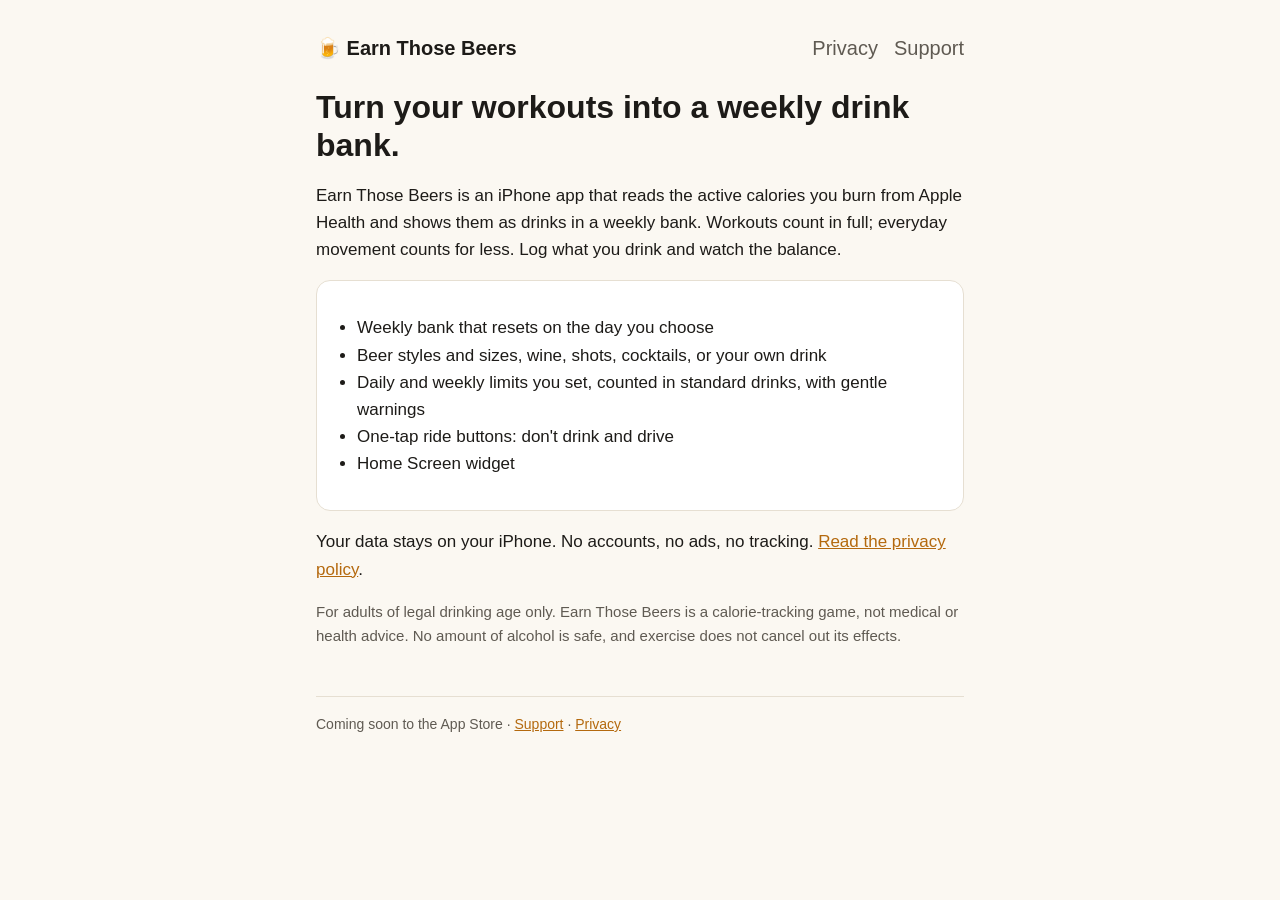
<file: index.html>
<!doctype html>
<html lang="en">
<head>
<meta charset="utf-8">
<meta name="viewport" content="width=device-width, initial-scale=1">
<title>Earn Those Beers</title>
<meta name="description" content="Turn your workouts into a weekly drink bank. An iPhone app that reads your active calories from Apple Health.">
<link rel="stylesheet" href="style.css">
</head>
<body>
<main>
<header><a href="./">🍺 Earn Those Beers</a><nav><a href="privacy/">Privacy</a><a href="support/">Support</a></nav></header>

<h1>Turn your workouts into a weekly drink bank.</h1>
<p>Earn Those Beers is an iPhone app that reads the active calories you burn from Apple Health and shows them as drinks in a weekly bank. Workouts count in full; everyday movement counts for less. Log what you drink and watch the balance.</p>

<div class="card">
<ul>
<li>Weekly bank that resets on the day you choose</li>
<li>Beer styles and sizes, wine, shots, cocktails, or your own drink</li>
<li>Daily and weekly limits you set, counted in standard drinks, with gentle warnings</li>
<li>One-tap ride buttons: don't drink and drive</li>
<li>Home Screen widget</li>
</ul>
</div>

<p>Your data stays on your iPhone. No accounts, no ads, no tracking. <a href="privacy/">Read the privacy policy</a>.</p>

<p class="muted">For adults of legal drinking age only. Earn Those Beers is a calorie-tracking game, not medical or health advice. No amount of alcohol is safe, and exercise does not cancel out its effects.</p>

<footer>Coming soon to the App Store · <a href="support/">Support</a> · <a href="privacy/">Privacy</a></footer>
</main>
</body>
</html>
</file>
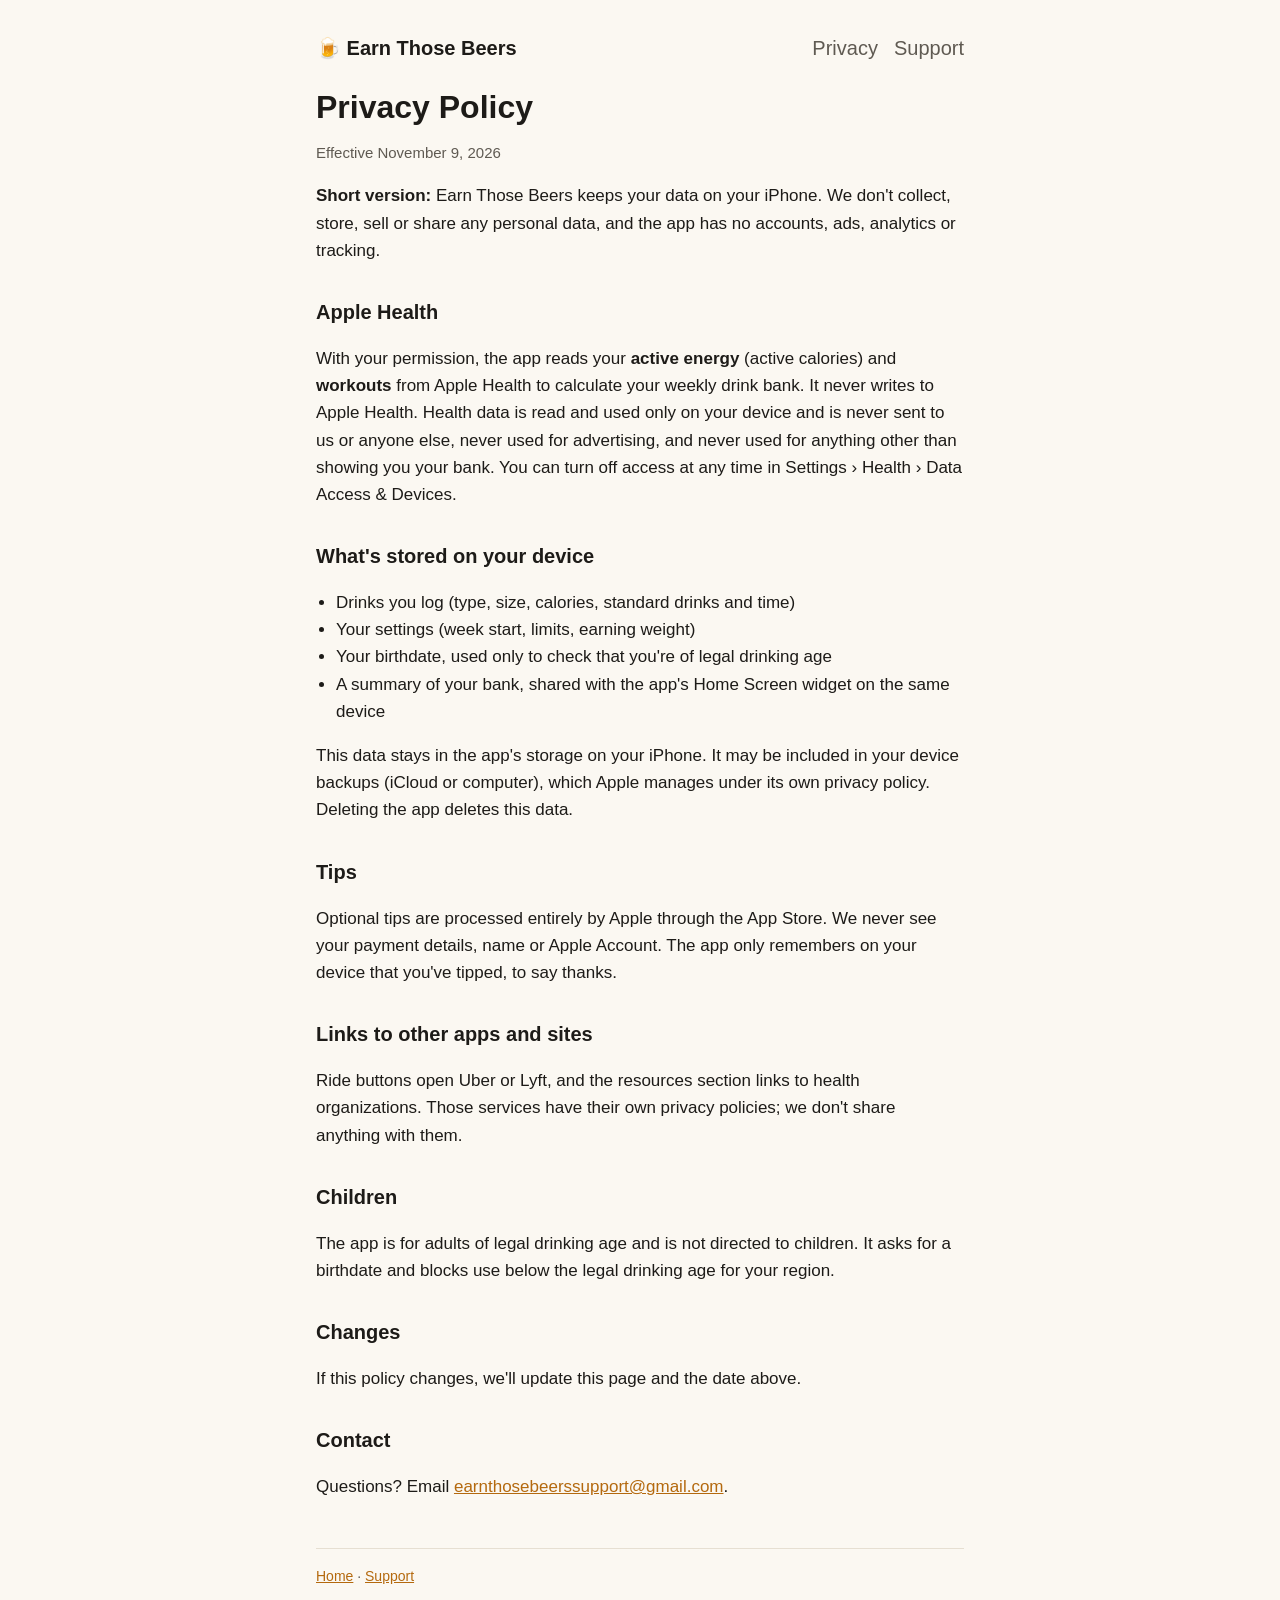
<file: privacy/index.html>
<!doctype html>
<html lang="en">
<head>
<meta charset="utf-8">
<meta name="viewport" content="width=device-width, initial-scale=1">
<title>Privacy Policy · Earn Those Beers</title>
<link rel="stylesheet" href="../style.css">
</head>
<body>
<main>
<header><a href="../">🍺 Earn Those Beers</a><nav><a href="../privacy/">Privacy</a><a href="../support/">Support</a></nav></header>

<h1>Privacy Policy</h1>
<p class="muted">Effective November 9, 2026</p>

<p><strong>Short version:</strong> Earn Those Beers keeps your data on your iPhone. We don't collect, store, sell or share any personal data, and the app has no accounts, ads, analytics or tracking.</p>

<h2>Apple Health</h2>
<p>With your permission, the app reads your <strong>active energy</strong> (active calories) and <strong>workouts</strong> from Apple Health to calculate your weekly drink bank. It never writes to Apple Health. Health data is read and used only on your device and is never sent to us or anyone else, never used for advertising, and never used for anything other than showing you your bank. You can turn off access at any time in Settings › Health › Data Access & Devices.</p>

<h2>What's stored on your device</h2>
<ul>
<li>Drinks you log (type, size, calories, standard drinks and time)</li>
<li>Your settings (week start, limits, earning weight)</li>
<li>Your birthdate, used only to check that you're of legal drinking age</li>
<li>A summary of your bank, shared with the app's Home Screen widget on the same device</li>
</ul>
<p>This data stays in the app's storage on your iPhone. It may be included in your device backups (iCloud or computer), which Apple manages under its own privacy policy. Deleting the app deletes this data.</p>

<h2>Tips</h2>
<p>Optional tips are processed entirely by Apple through the App Store. We never see your payment details, name or Apple Account. The app only remembers on your device that you've tipped, to say thanks.</p>

<h2>Links to other apps and sites</h2>
<p>Ride buttons open Uber or Lyft, and the resources section links to health organizations. Those services have their own privacy policies; we don't share anything with them.</p>

<h2>Children</h2>
<p>The app is for adults of legal drinking age and is not directed to children. It asks for a birthdate and blocks use below the legal drinking age for your region.</p>

<h2>Changes</h2>
<p>If this policy changes, we'll update this page and the date above.</p>

<h2>Contact</h2>
<p>Questions? Email <a href="mailto:earnthosebeerssupport@gmail.com">earnthosebeerssupport@gmail.com</a>.</p>

<footer><a href="../">Home</a> · <a href="../support/">Support</a></footer>
</main>
</body>
</html>
</file>
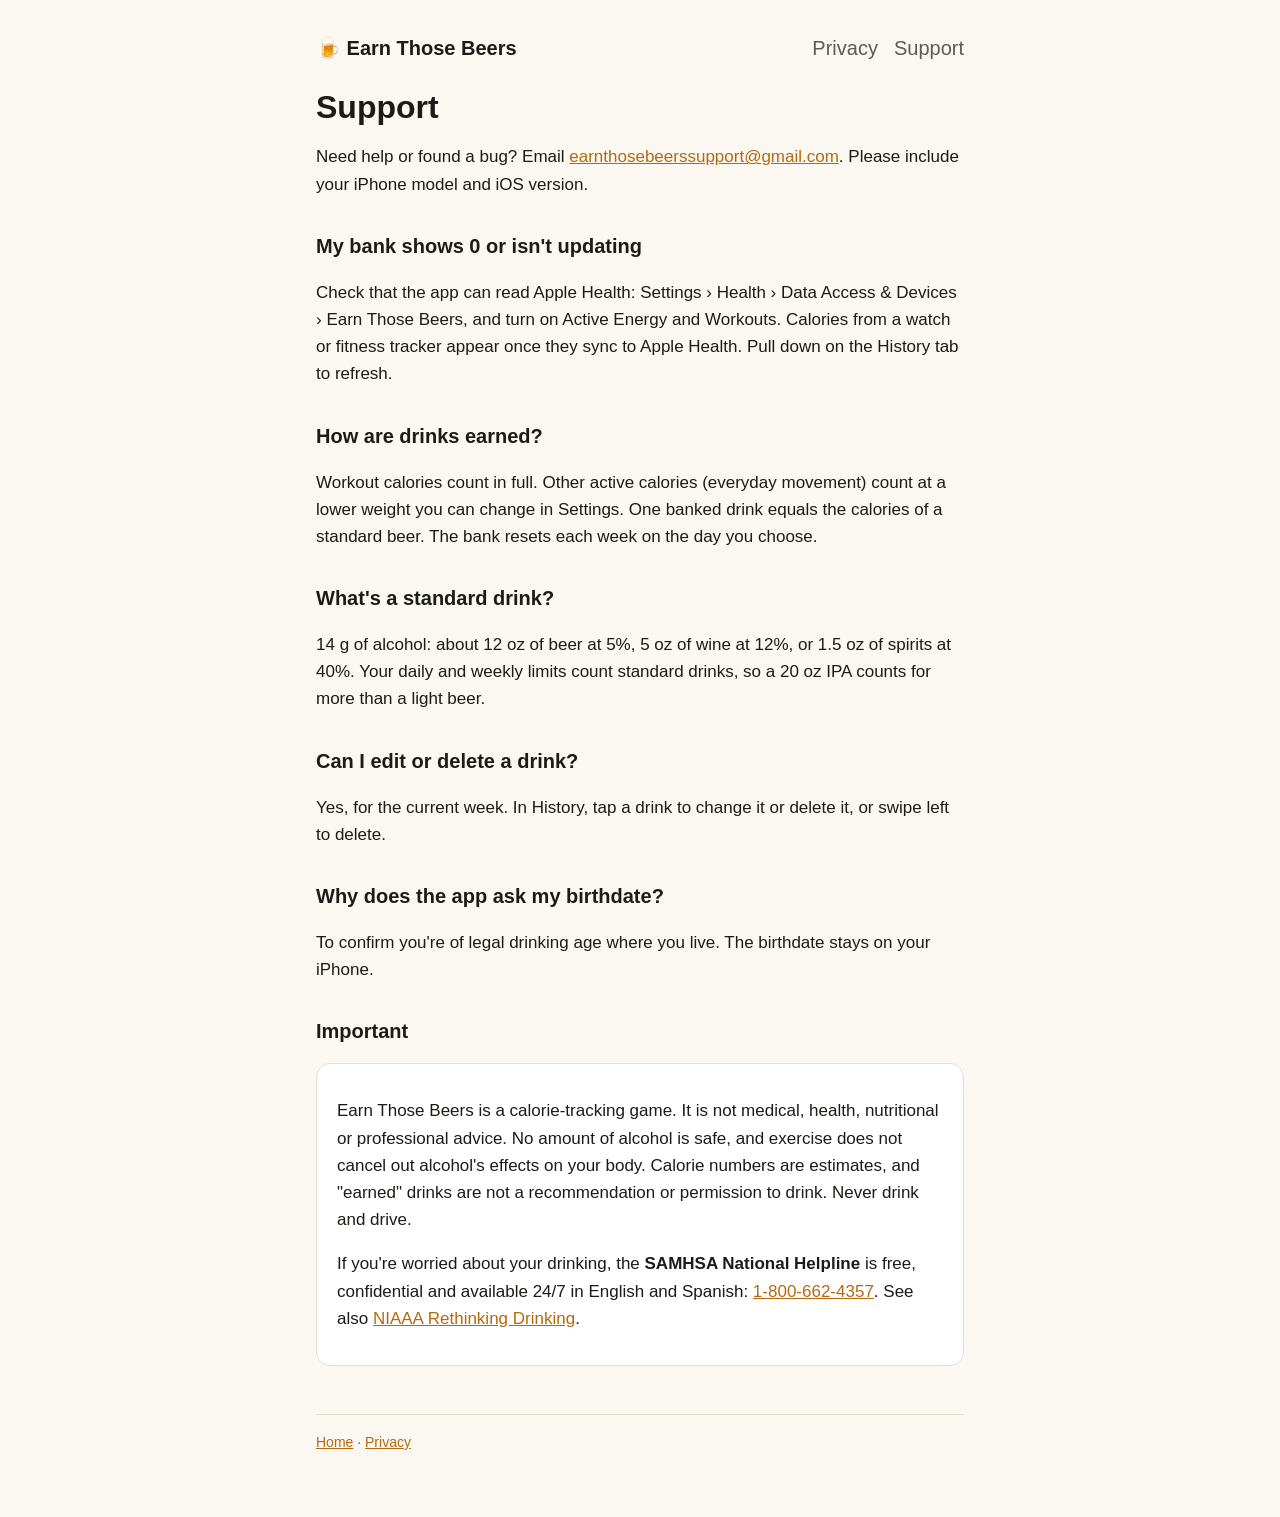
<file: support/index.html>
<!doctype html>
<html lang="en">
<head>
<meta charset="utf-8">
<meta name="viewport" content="width=device-width, initial-scale=1">
<title>Support · Earn Those Beers</title>
<link rel="stylesheet" href="../style.css">
</head>
<body>
<main>
<header><a href="../">🍺 Earn Those Beers</a><nav><a href="../privacy/">Privacy</a><a href="../support/">Support</a></nav></header>

<h1>Support</h1>
<p>Need help or found a bug? Email <a href="mailto:earnthosebeerssupport@gmail.com">earnthosebeerssupport@gmail.com</a>. Please include your iPhone model and iOS version.</p>

<h2>My bank shows 0 or isn't updating</h2>
<p>Check that the app can read Apple Health: Settings › Health › Data Access & Devices › Earn Those Beers, and turn on Active Energy and Workouts. Calories from a watch or fitness tracker appear once they sync to Apple Health. Pull down on the History tab to refresh.</p>

<h2>How are drinks earned?</h2>
<p>Workout calories count in full. Other active calories (everyday movement) count at a lower weight you can change in Settings. One banked drink equals the calories of a standard beer. The bank resets each week on the day you choose.</p>

<h2>What's a standard drink?</h2>
<p>14 g of alcohol: about 12 oz of beer at 5%, 5 oz of wine at 12%, or 1.5 oz of spirits at 40%. Your daily and weekly limits count standard drinks, so a 20 oz IPA counts for more than a light beer.</p>

<h2>Can I edit or delete a drink?</h2>
<p>Yes, for the current week. In History, tap a drink to change it or delete it, or swipe left to delete.</p>

<h2>Why does the app ask my birthdate?</h2>
<p>To confirm you're of legal drinking age where you live. The birthdate stays on your iPhone.</p>

<h2>Important</h2>
<div class="card">
<p>Earn Those Beers is a calorie-tracking game. It is not medical, health, nutritional or professional advice. No amount of alcohol is safe, and exercise does not cancel out alcohol's effects on your body. Calorie numbers are estimates, and "earned" drinks are not a recommendation or permission to drink. Never drink and drive.</p>
<p>If you're worried about your drinking, the <strong>SAMHSA National Helpline</strong> is free, confidential and available 24/7 in English and Spanish: <a href="tel:18006624357">1-800-662-4357</a>. See also <a href="https://www.rethinkingdrinking.niaaa.nih.gov/">NIAAA Rethinking Drinking</a>.</p>
</div>

<footer><a href="../">Home</a> · <a href="../privacy/">Privacy</a></footer>
</main>
</body>
</html>
</file>
<file: style.css>
:root {
  --bg: #fbf8f2; --text: #1d1b18; --muted: #5f5a52; --accent: #b4690e; --card: #ffffff; --line: #e6dfd2;
  color-scheme: light dark;
}
@media (prefers-color-scheme: dark) {
  :root { --bg: #161412; --text: #f1ede6; --muted: #aaa398; --accent: #f0a640; --card: #201d1a; --line: #34302b; }
}
* { box-sizing: border-box; }
body {
  margin: 0; background: var(--bg); color: var(--text);
  font: 17px/1.6 -apple-system, BlinkMacSystemFont, "Segoe UI", Roboto, sans-serif;
}
main { max-width: 680px; margin: 0 auto; padding: 32px 16px 64px; }
header { display: flex; align-items: center; gap: 12px; margin-bottom: 24px; }
header a { color: inherit; text-decoration: none; font-weight: 700; font-size: 20px; }
nav { margin-left: auto; display: flex; gap: 16px; font-size: 15px; }
nav a { color: var(--muted); font-weight: 500; }
h1 { font-size: 32px; line-height: 1.2; margin: 8px 0 12px; }
h2 { font-size: 20px; margin: 32px 0 8px; }
p, li { color: var(--text); }
.muted { color: var(--muted); font-size: 15px; }
a { color: var(--accent); }
.card { background: var(--card); border: 1px solid var(--line); border-radius: 14px; padding: 16px 20px; margin: 16px 0; }
ul { padding-left: 20px; }
footer { margin-top: 48px; padding-top: 16px; border-top: 1px solid var(--line); font-size: 14px; color: var(--muted); }
</file>
